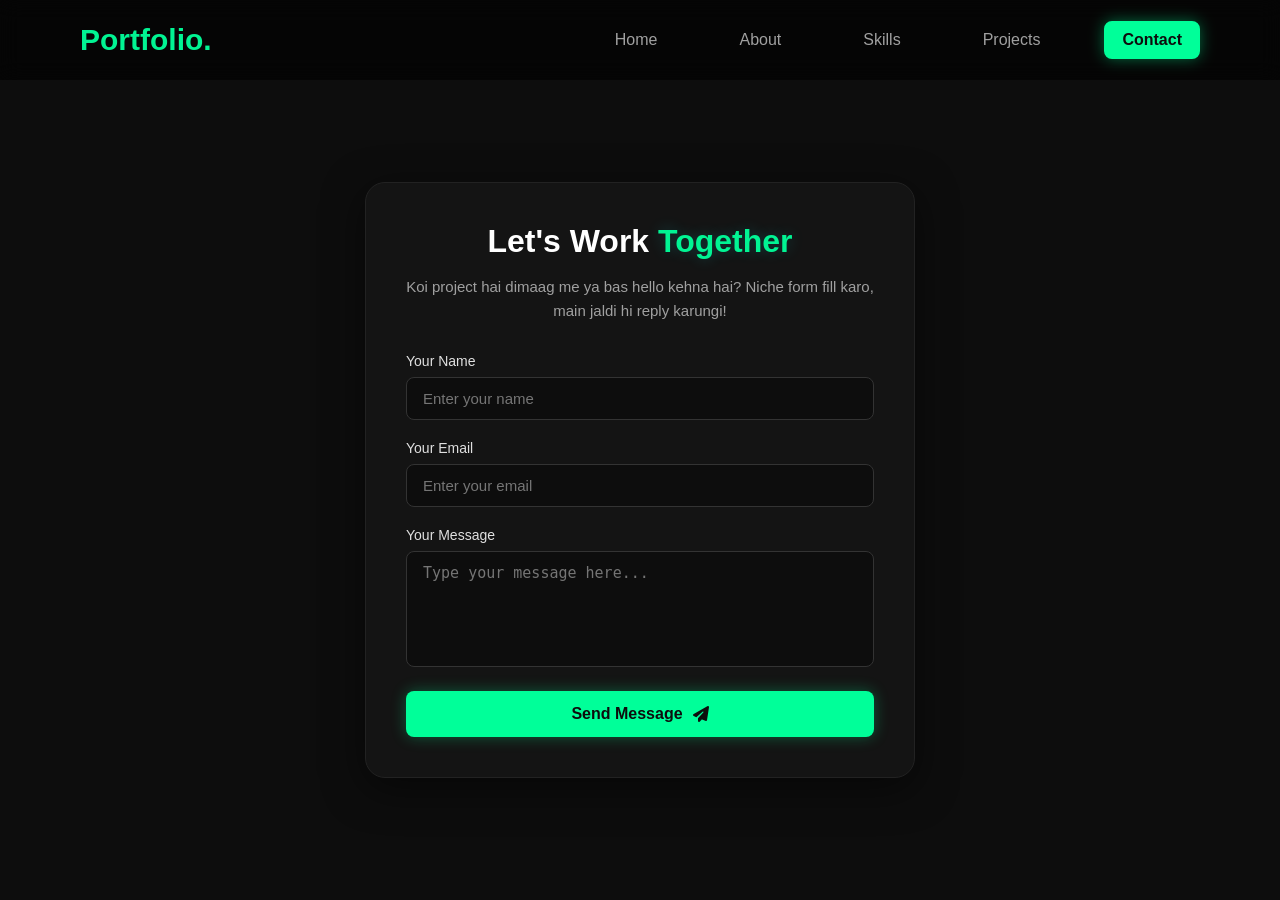
<file: contact.html>
<!DOCTYPE html>
<html lang="en">
<head>
    <title>Contact Me | Portfolio</title>
    <link rel="stylesheet" href="https://cdnjs.cloudflare.com/ajax/libs/font-awesome/6.5.1/css/all.min.css">
    <link rel="stylesheet" href="app.css">
</head>
<body>
    <header class="navbar">
        <div class="logo">Portfolio<span>.</span></div>
        <nav class="nav-links">
            <a href="index.html">Home</a>
            <a href="about.html">About</a>
            <a href="index.html#skills-section">Skills</a>
            <a href="index.html#projects-section">Projects</a>
            <a href="contact.html" class="active">Contact</a> </nav>
    </header>

    <section class="contact-container">
        <div class="contact-box">
            <h2>Let's Work <span>Together</span></h2>
            <p>Koi project hai dimaag me ya bas hello kehna hai? Niche form fill karo, main jaldi hi reply karungi!</p>
            
            <form class="contact-form">
                <div class="input-group">
                    <label for="name">Your Name</label>
                    <input type="text" id="name" placeholder="Enter your name" required>
                </div>
                
                <div class="input-group">
                    <label for="email">Your Email</label>
                    <input type="email" id="email" placeholder="Enter your email" required>
                </div>
                
                <div class="input-group">
                    <label for="message">Your Message</label>
                    <textarea id="message" rows="5" placeholder="Type your message here..." required></textarea>
                </div>
                
                <button type="submit" class="btn-submit">
                    Send Message <i class="fa-solid fa-paper-plane"></i>
                </button>
            </form>
        </div>
    </section>
</body>
</html>
</file>
<file: app.css>
* {
    margin: 0;
    padding: 0;
    box-sizing: border-box;
}
html {
    scroll-behavior: smooth; /* Isse page aaram se scroll hokar niche jayega */
    scroll-padding-top: 90px; /* Taaki fixed navbar aapke section ke title ko na chhupaye */
}
body {
    font-family: 'Segoe UI', Tahoma, Geneva, Verdana, sans-serif;
    min-height: 100vh;
    background-color: #0d0d0d;
    color:white;
}
.navbar {
    width: 100%;
    height: 80px;
    display: flex;
    align-items: center;
    justify-content: space-between;
    padding: 0 80px;
    background-color: rgba(0, 0, 0, 0.6);
    position : fixed;
    backdrop-filter: blur(10px);
    z-index: 1000;
}
.logo {
    font-size:30px;
    font-weight: 700;
    color: #01f493;
}
.nav-links {
    list-style: none;
    display: flex;
    gap: 30px;
}
.nav-links li a {
    color: white;
    text-decoration: none;
    font-weight: 500;
    transition: color 0.3s ease;
}
.nav-links a:hover {
    color: #01f493;
}
.hero-section {
    width: 100%;
    display: flex;
    align-items: center;
    justify-content: space-between;
    height: 100vh;
    padding: 120px 80px 0px 80px;

    background: linear-gradient(to right, #000000, #022b1f);

}

.hero-image {
    width:40%;
    display: flex;
    justify-content: center;
    align-items: center;
}
.image-box {
    width:400px;
    height:400px;
    border-radius: 50%;
    border: 5px solid #01f493;
    box-shadow: 0 0 30px #01f493;
    overflow: hidden;

}
.image-box img {
    width: 100%;
    height: 100%;
    object-fit: cover;
    transition: all 0.3s ease;
}
.image-box:hover {
    transform: scale(1.05) !important; /* Halka sa zoom effect */
    box-shadow: 0 0 45px #01f493;      /* Glow thoda aur badh jayega */
}
.hero-content {
    width: 50%;
    display: flex;
    flex-direction: column;
    gap: 10px;
    align-items: flex-start;
}

.hero-content h2 {
    font-size: 25px;
    font-weight: 600;
    animation: slideInLeft 2s ease-out forwards;
    margin-left: 0px;
    opacity: 0;
}
.hero-content h1 {
    font-size: 70px;
    font-weight: 700;
    color:white;
    animation: slideInLeft 2s ease-out forwards;
    animation-delay: 0.2s;
    opacity: 0;
}
.hero-content p {
    font-size: 20px;
    line-height: 35px;
    color: #cccccc;
    margin-bottom: 30px;
    animation: slideInLeft 2s ease-out forwards;
    animation-delay: 0.4s;
    opacity: 0;
}

.buttons{
    display: flex;
    gap: 20px;
}
.btn1, .btn2{
    padding: 15px 35px;
    border-radius: 30px;
    font-size:18px;
    font-weight: bold;
    text-decoration: none;
    display: inline-block;
    cursor: pointer;
    transition:all 0.3s ease;

    /* Animtion */
    animation: slideInLeft 2s ease-out forwards;
    animation-delay: 0.6;
    
}
.btn1 {
    background-color: #01f493;
    color:black;

}
.btn1:hover {
    transform: scale(1.1);
    box-shadow: 0 0 20px #01f493, 0 0 25px #01f493;
}

.btn2 {
    background-color: transparent;
    border:2px solid #01f493;

    color: white;
}

.btn2:hover {
    background-color: #01f493;
    color:#000000;
    transform: scale(1.1);
    box-shadow: 0 0 20px #01f493, 0 0 25px #01f493;

}
/* SOCIAL ICONS CONTAINER */
.social-icons {
    margin-top: 40px;
    display: flex;
    gap: 20px;
    
    /* Humne jo pehle animation banaya tha, use yahan bhi lagate hain */
    animation: slideInLeft 2s ease-out forwards;
    animation-delay: 0.8s; /* Yeh buttons ke bhi thodi der baad aayega */
    opacity: 0;
}

/* HAR EK ICON KA ROUND BOX */
.social-icons a {
    width: 50px;
    height: 50px;
    border-radius: 50%;
    display: flex;
    justify-content: center;
    align-items: center;
    background-color: #111111; /* Dark gray circle background */
    color: white;             /* Icon color white */
    font-size: 20px;
    text-decoration: none;
    transition: all 0.3s ease;
    border: 1px solid rgba(0, 255, 153, 0.1); /* Halka sa neon border tint */
}

.social-icons a:hover {
    background-color: #01f493; /* Background neon green ho jayega */
    color: black;              /* Icon black ho jayega */
    box-shadow: 0 0 15px #01f493; /* Neon glowing effect */
    transform: translateY(-5px) !important; /* Halka sa upar float karega */
}
@keyframes slideInLeft {
    from {
        opacity: 0;
        transform: translateX(-100px);
    }
    to {
        opacity: 1;
        transform: translateX(0);
    }
}



@keyframes popIn {
    from {
        opacity: 0;
        transform: scale(0.8) translateX(50px);
    }
    to {
        opacity: 1;
        transform: scale(1) translateX(0);
    }
}
.skills-section {
    padding: 100px 80px;
    background-color: #111111;
}
.skills-section h1 {
    text-align:center;
    font-size: 50px;
    color: white;
    margin-bottom: 50px;
}
.skills-container {
    display: flex;
    gap: 50px;
    justify-content: center;
    flex-wrap: wrap;
    animation:revealOnScroll linear both;
    animation-timeline:view();
    animation-range: entry 10% cover 40%;
}
.skill-card {
    width: 220px;
    height:220px;
    background-color:#1a1a1a;
    border-radius : 20px;
    display: flex;
    flex-direction: column;
    justify-content: center;
    align-items: center;
    transition: all 0.3 ease;
}
.skill-card i {
    font-size: 70px;
    margin-bottom: 20px;
    color:#01f493;
}
.skill-card h2 {
    font-size: 22px;
    color:white;
    font-weight: 600;
}
.skill-card:hover {
    transform: translateY(-10px);
    box-shadow: 0 0 25px #01f493;
}


@keyframes revealOnScroll {
    from {
        opacity: 0;
        transform: translateY(80px) scale(0.9); /* Shuruat me neeche dabba hoga aur chota hoga */
    }
    to {
        opacity: 1;
        transform: translateY(0) scale(1); /* Samne aate hi normal size me set ho jayega */
    }
}

.projects-section {
    padding: 100px 80px;
    background-color: #0d0d0d;
}

.projects-section h1 {
    text-align: center;
    font-size: 50px;
    color: white;
    margin-bottom: 60px;
}
.projects-container {
    display: flex;
    gap: 40px;
    justify-content: center;
    flex-wrap: wrap;

    animation: revealOnScroll linear both;
    animation-timeline: view();
    animation-range: entry 10% cover 40%;
}
.project-card {
    width: 350px;
    background-color: #1a1a1a;
    overflow: hidden;
    border-radius: 20px;
    text-decoration: none;
    display: block;
    transition: 0.3s ease;
}
.project-card img {
    width: 100%;
    height: 220px;
    object-fit: cover;
}
.project-card h2 {
    font-size: 24px;
    color: white;
    padding: 20px 20px 10px 20px;
}
.project-card p {
    font-size: 16px;
    color: #cccccc;
    padding: 0 20px 30px 20px;
    line-height: 1.5;
}
.project-card:hover {
    transform: translateY(-10px);
    box-shadow: 0 0 25px #01f493;
}



/* ==========================================================================
   ATTRACTIVE ABOUT PAGE STYLING
   ========================================================================== */


.nav-links a  {
    text-decoration: none;
    color:#a0a0a0;
    font-size:16px;
    margin-left:16px;
    font-weight:15px;
    padding:8px 16px;
    border-radius:8px;
    border: 2px solid transparent;
    transition:all 0.3s ease;
}
.navbar .nav-links a.active {
    color: #0d0d0d !important;
    background-color: #00ff99 !important;
    border-color: #00ff99 !important;
    font-weight: 600 !important;
    box-shadow: 0 0 15px rgba(0, 255, 153, 0.4) !important;
}
.navbar .nav-links a.active:active {
    background-color: #00ff99 !important;
    color: #0d0d0d !important;
}
/* .nav-links a:hover {
    color: #01f493;
    border-color: #01f493;
    background-color: rgba(0, 255, 153, 0.3);
}
.nav-links a:active {
    color:#0d0d0d !important;
    background-color: #01f493 !important;
    border-color: #01f493 !important;
    font-weight: 600;
    box-shadow: 0 0 10px #01f493;
} */
.about-container {
    min-height:100vh;
    display:flex;
    justify-content: space-between;
    align-items: center;
    padding: 150px 80px 80px;
    background-color:#0d0d0d;
    gap: 60px;
}

.about-text-content {
    flex: 1.2;
}

.sub-heading {
    color:#01f493;
    font-size:14px;
    text-transform: uppercase;
    letter-spacing: 3px;
    font-weight: 600;
    display:block;
    margin-bottom: 10px;
}

.about-text-content h1 {
    font-size: 48px;
    font-weight: 800;
    color:white;
    margin-bottom: 25px;
    line-height: 1.2;
}
.about-text-content h1 span {
    color:#01f493;
    text-shadow: 0 0 20px rgba(0, 255, 153, 0.2);
}

.about-text-content p {
    font-size: 17px;
    color:#a0a0a0;
    line-height:1.7;
    margin-bottom: 40px;
}

.my-skills h3 {
    font-size:18px;
    color:white;
    margin-bottom: 15px;
    font-weight: 600;
}

.skills-grid {
    display:flex;
    gap:15px;
    flex-wrap: wrap;
}
.skill-badge {
    background-color: #141414;
    border: 1px solid #222;
    padding: 10px 20px;
    border-radius: 25px;
    color: white;
    font-size: 15px;
    font-weight: 500;
    display: flex;
    align-items: center;
    gap: 8px;
    transition: 0.3s ease;
}

.skill-badge i {
    color: #00ff99; /* Icons will be neon green */
}

/* Badge Hover Magic */
.skill-badge:hover {
    border-color: #00ff99;
    background-color: rgba(0, 255, 153, 0.05);
    transform: translateY(-3px);
}

/* Right Side: Glowing Photo Frame Logic */
.about-image-box {
    flex: 0.8;
    display: flex;
    justify-content: center;
    align-items: center;
}

.photo-frame {
    position: relative;
    width: 320px;
    height: 400px;
    border-radius: 20px;
    background: linear-gradient(45deg, #00ff99, #00b3ff); /* Glowing neon gradient border */
    padding: 4px; /* Border thickness space */
    box-shadow: 0 10px 40px rgba(0, 255, 153, 0.15);
    transition: 0.4s ease;
}

.photo-frame img {
    width: 100%;
    height: 100%;
    object-fit: cover;
    border-radius: 16px; /* Halka sa chota taaki main frame ke andar fit baithe */
}

/* Photo Hover Animation */
.photo-frame:hover {
    transform: scale(1.03) rotate(1deg);
    box-shadow: 0 15px 50px rgba(0, 255, 153, 0.3);
}


/* ==========================================================================
   GLOWING CONTACT PAGE STYLING
   ========================================================================== */

.contact-container {
    min-height: 100vh;
    display: flex;
    justify-content: center;
    align-items: center;
    padding: 120px 20px 60px;
    background-color: #0d0d0d;
}
.contact-box {
    background-color: #141414; /* Dark card background */
    border: 1px solid #222;
    padding: 40px;
    border-radius: 20px;
    width: 100%;
    max-width: 550px; /* Form ko bohot zyada chouda hone se rokega */
    box-shadow: 0 10px 40px rgba(0, 0, 0, 0.5);
    text-align: center;
}
.contact-box h2 {
    font-size:32px;
    font-weight:700;
    color:white;
    margin-bottom: 15px;
}
.contact-box h2 span {
    color:#01f493;
    text-shadow: 0 0 15px rgba(0, 255, 253, 0.2);
}
.contact-box p {
    color:#a0a0a0;
    font-size:15px;
    line-height: 1.6;
    margin-bottom:30px;
}

.input-group {
    text-align: left;
    margin-bottom: 20px;
}
.input-group label {
    display: block;
    color: #e0e0e0;
    font-size: 14px;
    font-weight: 500;
    margin-bottom: 8px;
}

.input-group input,
.input-group textarea {
    width: 100%;
    padding: 12px 16px;
    background-color: #0d0d0d;
    border: 1px solid #333;
    border-radius: 8px;
    color: white;
    font-size: 15px;
    outline: none;
    transition: 0.3s ease;
}

.input-group textarea {
    resize: none;
}

.input-group input:focus,
.input-group textarea:focus {
    border-color: #00ff99;
    box-shadow: 0 0 10px rgba(0, 255, 153, 0.2);
    background-color: #111;
}

.btn-submit {
    width: 100%;
    padding: 14px;
    background-color: #00ff99;
    color: #0d0d0d;
    border: none;
    border-radius: 8px;
    font-size: 16px;
    font-weight: 600;
    cursor: pointer;
    display: flex;
    justify-content: center;
    align-items: center;
    gap: 10px;
    transition: 0.3s ease;
    box-shadow: 0 0 15px rgba(0, 255, 153, 0.3);
}

.btn-submit i {
    transition: 0.3s ease;
}
.btn-submit:hover {
    background-color: #02e68a;
    box-shadow: 0 0 25px rgba(0, 255, 153, 0.5);
    transform: translateY(-2px);
}

.btn-submit:hover i {
    transform: translate(3px, -3px); /* Paper plane real me udne jaisi animation degi */
}

/* ==========================================================================
   SIMPLE & MODERN FOOTER STYLING
   ========================================================================== */

.my-clean-footer {
    background-color: #111111; /* Halka sa dark background */
    border-top: 2px solid #222; /* Top par ek clean border line */
    padding: 60px 40px 20px; /* Top, side aur bottom padding */
}

/* Flexbox setup teeno columns ko ek line me lane ke liye */
.footer-box {
    display: flex;
    justify-content: space-between;
    align-items: flex-start;
    max-width: 1200px;
    margin: 0 auto; /* Content ko center me rakhne ke liye */
    gap: 30px;
}

/* Left Column Styling */
.footer-left h2 {
    color: white;
    font-size: 24px;
    margin-bottom: 10px;
}
.footer-left h2 span {
    color: #00ff99; /* Green point dot */
}
.footer-left p {
    color: #888;
    font-size: 14px;
}

/* Center Column (Navigation Links) */
.footer-center {
    display: flex;
    flex-direction: column; /* Links ek ke niche ek aayenge */
    gap: 10px;
}
.footer-center h3, .footer-right h3 {
    color: white;
    font-size: 16px;
    margin-bottom: 5px;
}
.footer-center a {
    color: #888;
    text-decoration: none !important;
    font-size: 14px;
    transition: 0.3s;
}
/* Link Hover karne par green hoga */
.footer-center a:hover {
    color: #00ff99;
}

/* Right Column (Social Links) */
.footer-social-links {
    display: flex;
    flex-direction: column;
    gap: 10px;
}
.footer-social-links a {
    color: #888;
    text-decoration: none !important;
    font-size: 14px;
    transition: 0.3s;
}
.footer-social-links a i {
    margin-right: 8px; /* Icon aur text ke beech ki space */
    color: #00ff99; /* Icons ka color green */
}
.footer-social-links a:hover {
    color: white; /* Hover karne par text thoda white/bright ho jayega */
}

/* Copyright line decoration */
.footer-copyright {
    text-align: center;
    border-top: 1px solid #222;
    margin-top: 40px;
    padding-top: 20px;
    color: #555;
    font-size: 13px;
}
</file>
